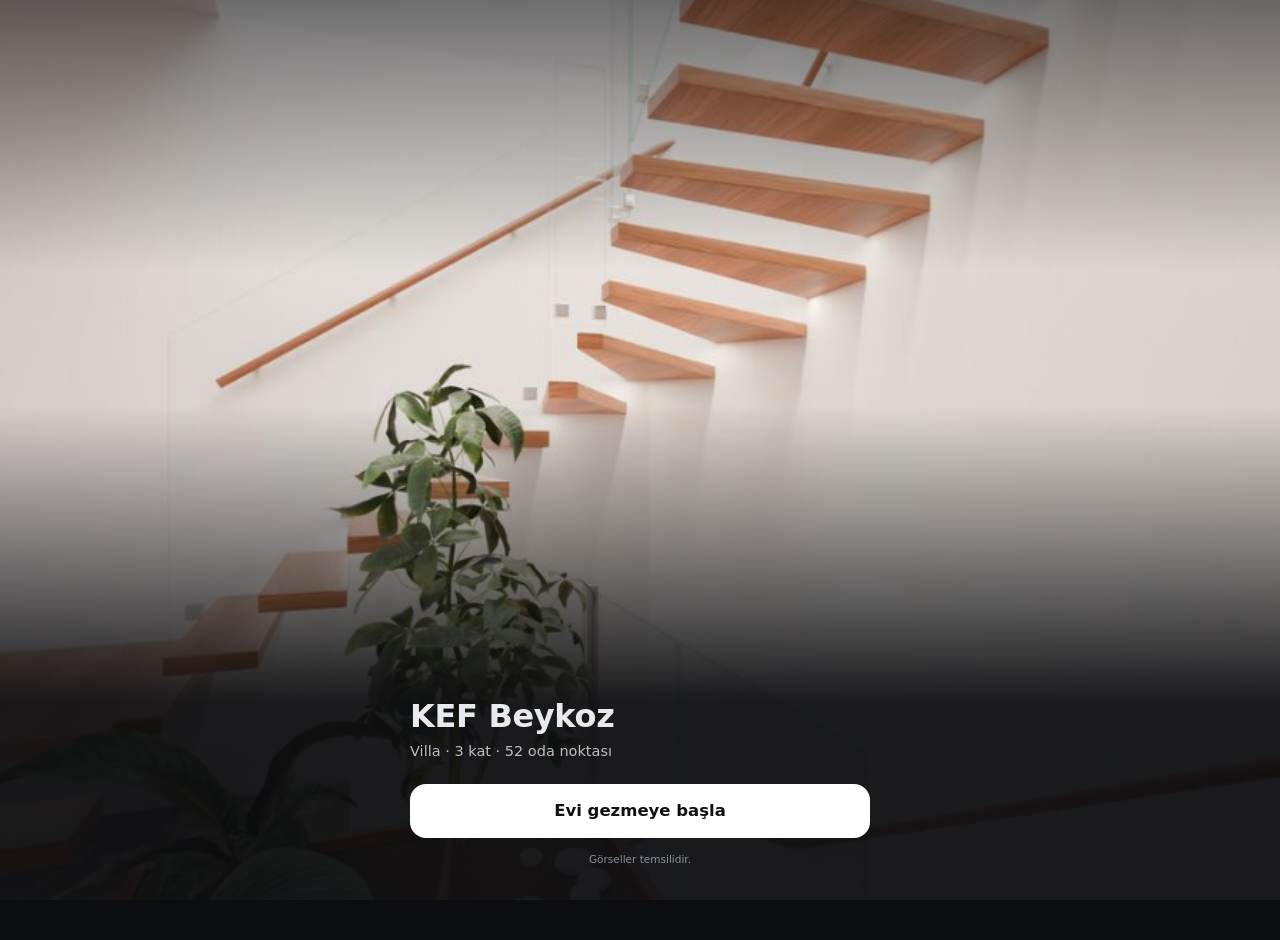
<file: index.html>
<!doctype html>
<html lang="tr">
<head>
<meta charset="utf-8">
<meta name="viewport" content="width=device-width, initial-scale=1, maximum-scale=1, user-scalable=no, viewport-fit=cover">
<meta name="theme-color" content="#0b0d10">
<meta name="robots" content="noindex">
<title>KEF Beykoz – sanal tur</title>
<meta property="og:type" content="website">
<meta property="og:title" content="KEF Beykoz">
<meta property="og:description" content="Villa · 3 kat · 52 oda noktası">
<meta property="og:image" content="https://ufuksarpy-dot.github.io/kef-tur/img/og.jpg">
<meta property="og:image:width" content="1200"><meta property="og:image:height" content="630">
<meta property="og:url" content="https://ufuksarpy-dot.github.io/kef-tur/">
<meta name="twitter:card" content="summary_large_image">
<meta name="description" content="Villa · 3 kat · 52 oda noktası">
<link rel="stylesheet" href="stil.css">
</head>
<body>
<canvas id="c" aria-label="360 derece oda görüntüsü"></canvas>
<div id="halkalar"></div>
<div id="netlik"></div>

<div id="ust">
  <div id="oda"><b id="odaAd"></b><span id="katAd"></span></div>
  <div id="dugmeler">
    <button id="planDugme" class="yuv" type="button" aria-label="Kat planı"><svg viewBox="0 0 24 24"><path d="M3 6l6-2 6 2 6-2v14l-6 2-6-2-6 2z"/><path d="M9 4v14M15 6v14"/></svg></button>
    <button id="menuDugme" class="yuv" type="button" aria-label="Menü"><svg viewBox="0 0 24 24"><circle cx="5" cy="12" r="1.3"/><circle cx="12" cy="12" r="1.3"/><circle cx="19" cy="12" r="1.3"/></svg></button>
  </div>
</div>

<div id="durum" role="status"></div>
<div id="ipucu" hidden>Parmağını kaydır: <span>etrafa bak</span><br>Yerdeki halkaya dokun: <span>oraya yürü</span></div>

<div id="alt">
  <div id="serit">
    <button id="katDugme" class="katd" type="button" hidden></button>
    <div id="cipler"></div>
  </div>
  <div id="altsatir">
    <span id="not">Görseller temsilidir.</span>
    <a id="wa" target="_blank" rel="noopener" hidden><svg viewBox="0 0 24 24"><path d="M12 2a10 10 0 0 0-8.6 15.1L2 22l5-1.3A10 10 0 1 0 12 2zm5.3 14.1c-.2.6-1.3 1.2-1.8 1.2-.5.1-1 .2-3.3-.7-2.8-1.1-4.5-4-4.7-4.2-.1-.2-1.1-1.5-1.1-2.8s.7-2 1-2.3c.2-.3.5-.3.7-.3h.5c.2 0 .4 0 .6.5l.8 2c.1.2.1.4 0 .5l-.4.6-.4.4c-.1.1-.3.3-.1.6.2.3.8 1.3 1.7 2.1 1.2 1 2.1 1.4 2.4 1.5.3.1.5.1.6-.1l.9-1c.2-.3.4-.2.6-.1l1.9.9c.3.1.5.2.5.3.1.2.1.7-.1 1.2z"/></svg>Bilgi al</a>
  </div>
</div>
<div id="katMenu" hidden></div>

<div id="karartma"></div>
<section class="panel tam" id="p-plan" aria-hidden="true"><div class="tutac"><i></i></div><div class="icerik"></div></section>
<section class="panel" id="p-menu" aria-hidden="true"><div class="tutac"><i></i></div><div class="icerik"></div></section>
<section class="panel" id="p-bilgi" aria-hidden="true"><div class="tutac"><i></i></div><div class="icerik"></div></section>
<div id="bildirim" role="status"></div>

<div id="acilis">
  <picture><source media="(min-aspect-ratio: 1/1)" srcset="img/og.jpg"><img id="kapak" src="img/kapak.jpg" alt="" fetchpriority="high"></picture>
  <div class="karart"></div>
  <div id="logo" hidden><img id="logoImg" alt="" hidden><span id="logoAd"></span></div>
  <div class="metin">
    <h1 id="projeAd"></h1>
    <div id="projeAlt"></div>
    <button id="basla" class="buyuk" type="button">Evi gezmeye başla</button>
    <div class="not">Görseller temsilidir.</div>
  </div>
</div>
<script type="module" src="app.js"></script>
</body>
</html>
</file>
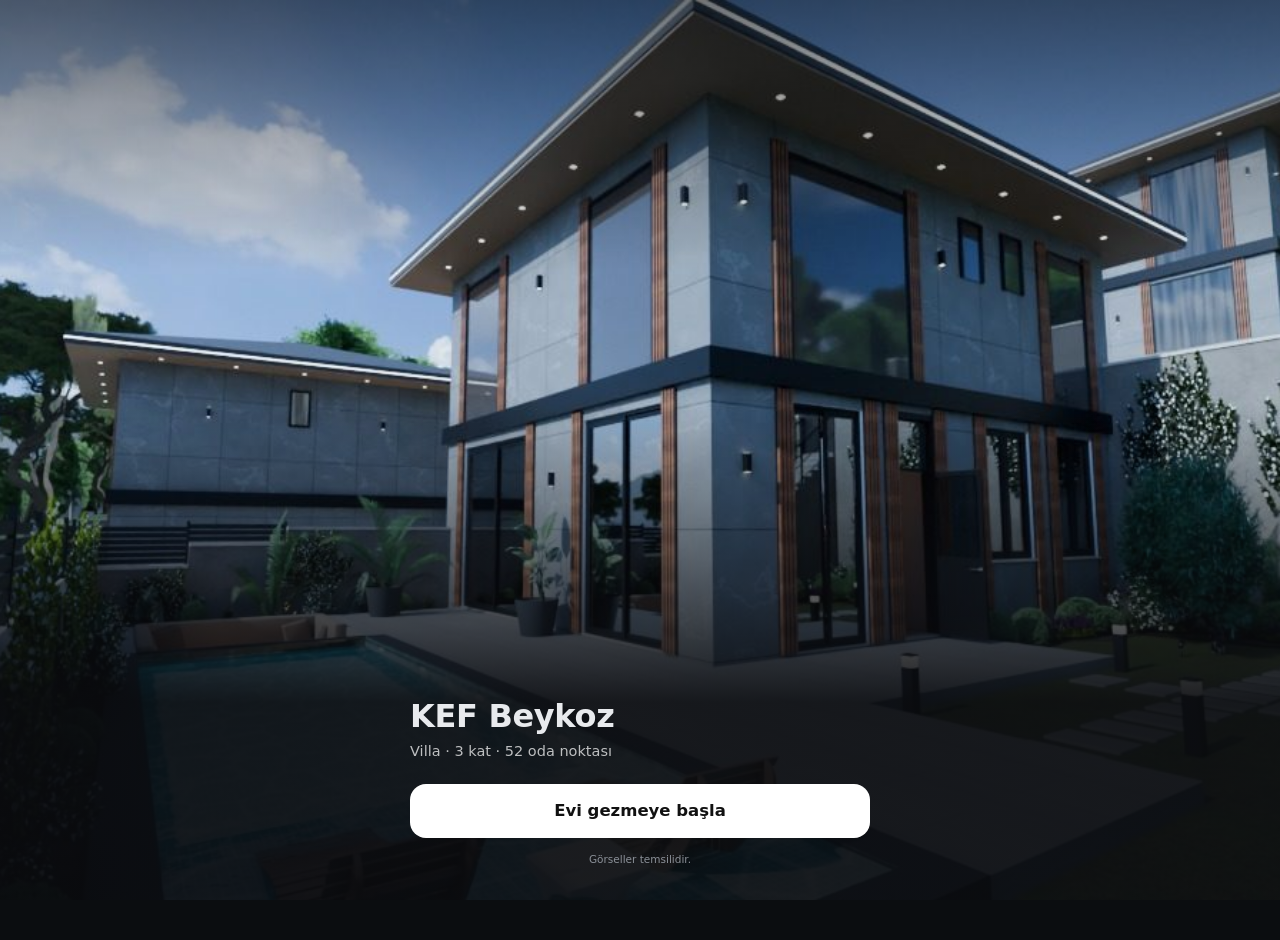
<file: v2/index.html>
<!doctype html>
<html lang="tr">
<head>
<meta charset="utf-8">
<meta name="viewport" content="width=device-width, initial-scale=1, maximum-scale=1, user-scalable=no, viewport-fit=cover">
<meta name="theme-color" content="#0b0d10">
<meta name="robots" content="noindex">
<title>KEF Beykoz – sanal tur</title>
<meta property="og:type" content="website">
<meta property="og:title" content="KEF Beykoz">
<meta property="og:description" content="Villa · 3 kat · 52 oda noktası">
<meta property="og:image" content="https://ufuksarpy-dot.github.io/kef-tur/v2/img/og.jpg">
<meta property="og:image:width" content="1200"><meta property="og:image:height" content="630">
<meta property="og:url" content="https://ufuksarpy-dot.github.io/kef-tur/v2/">
<meta name="twitter:card" content="summary_large_image">
<meta name="description" content="Villa · 3 kat · 52 oda noktası">
<link rel="stylesheet" href="stil.css">
</head>
<body>
<canvas id="c" aria-label="360 derece oda görüntüsü"></canvas>
<div id="halkalar"></div>
<div id="netlik"></div>

<div id="ust">
  <div id="oda"><b id="odaAd"></b><span id="katAd"></span></div>
  <div id="dugmeler">
    <button id="planDugme" class="yuv" type="button" aria-label="Kat planı"><svg viewBox="0 0 24 24"><path d="M3 6l6-2 6 2 6-2v14l-6 2-6-2-6 2z"/><path d="M9 4v14M15 6v14"/></svg></button>
    <button id="menuDugme" class="yuv" type="button" aria-label="Menü"><svg viewBox="0 0 24 24"><circle cx="5" cy="12" r="1.3"/><circle cx="12" cy="12" r="1.3"/><circle cx="19" cy="12" r="1.3"/></svg></button>
  </div>
</div>

<div id="durum" role="status"></div>
<div id="ipucu" hidden>Parmağını kaydır: <span>etrafa bak</span><br>Yerdeki halkaya dokun: <span>oraya yürü</span></div>

<div id="alt">
  <div id="serit">
    <button id="katDugme" class="katd" type="button" hidden></button>
    <div id="cipler"></div>
  </div>
  <div id="altsatir">
    <span id="not">Görseller temsilidir.</span>
    <a id="wa" target="_blank" rel="noopener" hidden><svg viewBox="0 0 24 24"><path d="M12 2a10 10 0 0 0-8.6 15.1L2 22l5-1.3A10 10 0 1 0 12 2zm5.3 14.1c-.2.6-1.3 1.2-1.8 1.2-.5.1-1 .2-3.3-.7-2.8-1.1-4.5-4-4.7-4.2-.1-.2-1.1-1.5-1.1-2.8s.7-2 1-2.3c.2-.3.5-.3.7-.3h.5c.2 0 .4 0 .6.5l.8 2c.1.2.1.4 0 .5l-.4.6-.4.4c-.1.1-.3.3-.1.6.2.3.8 1.3 1.7 2.1 1.2 1 2.1 1.4 2.4 1.5.3.1.5.1.6-.1l.9-1c.2-.3.4-.2.6-.1l1.9.9c.3.1.5.2.5.3.1.2.1.7-.1 1.2z"/></svg>Bilgi al</a>
  </div>
</div>
<div id="katMenu" hidden></div>

<div id="karartma"></div>
<section class="panel tam" id="p-plan" aria-hidden="true"><div class="tutac"><i></i></div><div class="icerik"></div></section>
<section class="panel" id="p-menu" aria-hidden="true"><div class="tutac"><i></i></div><div class="icerik"></div></section>
<section class="panel" id="p-bilgi" aria-hidden="true"><div class="tutac"><i></i></div><div class="icerik"></div></section>
<div id="bildirim" role="status"></div>

<div id="acilis">
  <picture><source media="(min-aspect-ratio: 1/1)" srcset="img/og.jpg"><img id="kapak" src="img/kapak.jpg" alt="" fetchpriority="high"></picture>
  <div class="karart"></div>
  <div id="logo" hidden><img id="logoImg" alt="" hidden><span id="logoAd"></span></div>
  <div class="metin">
    <h1 id="projeAd"></h1>
    <div id="projeAlt"></div>
    <button id="basla" class="buyuk" type="button">Evi gezmeye başla</button>
    <div class="not">Görseller temsilidir.</div>
  </div>
</div>
<script type="module" src="app.js"></script>
</body>
</html>
</file>
<file: stil.css>
:root { color-scheme: dark; --zemin:#0b0d10; --vurgu:#e0b07a; --wa:#25d366; --gri:#9aa0a8; --panel:#16181d; --kutu:#1f2228; --cizgi:#23262c; }
* { box-sizing: border-box; }
html, body {
  margin: 0; height: 100%; overflow: hidden; background: var(--zemin); color: #e8eaed;
  font: 14px/1.35 system-ui, -apple-system, "Segoe UI", Roboto, sans-serif;
  overscroll-behavior: none; -webkit-text-size-adjust: 100%; -webkit-tap-highlight-color: transparent;
}
body { position: fixed; inset: 0; overflow: clip; contain: paint; }
button, a, #oda, #alt, #ust, .panel, #acilis, #ipucu, #katMenu, #bildirim, .hk {
  user-select: none; -webkit-user-select: none; -webkit-touch-callout: none;
}
button { font: inherit; color: inherit; cursor: pointer; }
[hidden] { display: none !important; }
canvas {
  position: absolute; inset: 0; width: 100%; height: 100%; display: block;
  touch-action: none; user-select: none; -webkit-user-select: none; -webkit-touch-callout: none; outline: none; cursor: grab;
}
canvas:active { cursor: grabbing; }

/* ilerleme çizgisi */
#netlik { position: absolute; top: 0; left: 0; height: 3px; width: 100%; z-index: 4; pointer-events: none;
  background: linear-gradient(90deg, rgba(224,176,122,0), rgba(224,176,122,.95)); transform: scaleX(0); transform-origin: 0 50%; opacity: 0; transition: opacity .35s; }
#netlik.var { opacity: 1; }

/* üst */
#ust { position: absolute; top: 0; left: 0; right: 0; z-index: 2; pointer-events: none;
  padding: max(14px, env(safe-area-inset-top)) max(16px, env(safe-area-inset-right)) 0 max(16px, env(safe-area-inset-left));
  display: flex; justify-content: space-between; align-items: flex-start; gap: 8px; }
#oda { padding-top: 4px; min-width: 0; }
#oda b { display: block; font-size: 19px; font-weight: 600; text-shadow: 0 1px 8px rgba(0,0,0,.55); }
#oda span { font-size: 12.5px; color: rgba(255,255,255,.75); text-shadow: 0 1px 6px rgba(0,0,0,.6); }
#dugmeler { display: flex; gap: 8px; pointer-events: auto; flex: none; }
.yuv { width: 44px; height: 44px; border-radius: 50%; background: rgba(14,16,20,.55); border: 1px solid rgba(255,255,255,.16);
  display: inline-flex; align-items: center; justify-content: center; backdrop-filter: blur(6px); -webkit-backdrop-filter: blur(6px); padding: 0; }
.yuv:active { background: rgba(255,255,255,.2); }
.yuv svg { width: 20px; height: 20px; stroke: #fff; fill: none; stroke-width: 1.8; stroke-linecap: round; stroke-linejoin: round; }

#durum { position: absolute; left: 0; right: 0; top: 50%; transform: translateY(-50%); z-index: 1; text-align: center;
  color: rgba(255,255,255,.55); font-size: 13px; pointer-events: none; padding: 0 24px; }
#durum:empty { display: none; }

/* ipucu */
#ipucu { position: absolute; left: 50%; top: 47%; transform: translate(-50%,-50%); z-index: 3; pointer-events: none;
  background: rgba(12,14,18,.7); border-radius: 14px; padding: 12px 16px; font-size: 13.5px; line-height: 1.55; text-align: center;
  width: 250px; backdrop-filter: blur(6px); -webkit-backdrop-filter: blur(6px); animation: ip-gir .4s ease both; }
#ipucu span { color: rgba(255,255,255,.65); }
#ipucu.git { opacity: 0; transition: opacity .35s; }
@keyframes ip-gir { from { opacity: 0; } to { opacity: 1; } }

/* alt */
#alt { position: absolute; left: 0; right: 0; bottom: 0; z-index: 2; pointer-events: none;
  padding: 40px 0 max(18px, env(safe-area-inset-bottom)); background: linear-gradient(to top, rgba(8,9,12,.85), rgba(8,9,12,0)); }
#serit { display: flex; gap: 8px; align-items: center; pointer-events: none; max-width: 760px; margin: 0 auto;
  padding: 0 max(16px, env(safe-area-inset-right)) 0 max(16px, env(safe-area-inset-left)); }
#serit > * { pointer-events: auto; }
.katd { flex: none; padding: 9px 12px; min-height: 40px; border-radius: 999px; background: transparent; border: 1px solid rgba(255,255,255,.28); font-size: 13px; color: #fff; }
.katd:active { background: rgba(255,255,255,.15); }
#cipler { display: flex; gap: 6px; overflow-x: auto; overflow-y: hidden; flex: 1; min-width: 0; scrollbar-width: none; overscroll-behavior-x: contain; -webkit-overflow-scrolling: touch; }
#cipler::-webkit-scrollbar { display: none; }
#cipler button { flex: none; background: transparent; border: 0; border-radius: 999px; padding: 10px 15px; min-height: 40px; font-size: 14px; color: rgba(255,255,255,.65); white-space: nowrap; }
#cipler button.aktif { background: rgba(255,255,255,.17); color: #fff; }
#altsatir { display: flex; justify-content: space-between; align-items: center; max-width: 760px; margin: 0 auto;
  padding: 10px max(16px, env(safe-area-inset-right)) 0 max(16px, env(safe-area-inset-left)); }
#not { font-size: 10.5px; color: #8b9098; }
#wa { pointer-events: auto; display: inline-flex; align-items: center; gap: 7px; background: var(--wa); color: #04210f; font-weight: 600; font-size: 13.5px;
  padding: 10px 15px; border-radius: 999px; text-decoration: none; min-height: 40px; }
#wa svg { width: 16px; height: 16px; fill: #04210f; }
#katMenu { position: absolute; left: max(16px, env(safe-area-inset-left)); bottom: calc(max(18px, env(safe-area-inset-bottom)) + 100px); z-index: 5;
  background: #1d2026; border: 1px solid rgba(255,255,255,.14); border-radius: 14px; padding: 4px; min-width: 150px; box-shadow: 0 10px 30px rgba(0,0,0,.5); }
#katMenu button { display: block; width: 100%; text-align: left; background: transparent; border: 0; padding: 12px 14px; border-radius: 10px; font-size: 15px; color: #e8eaed; }
#katMenu button.aktif { background: rgba(255,255,255,.12); }

/* zemin halkaları */
#halkalar { position: absolute; inset: 0; z-index: 1; pointer-events: none; overflow: hidden; }
.hk { position: absolute; left: 0; top: 0; width: 0; height: 0; will-change: transform; }
.hk-halka { position: absolute; left: -37px; top: -25px; width: 74px; height: 50px; border-radius: 50%;
  border: 2.5px solid rgba(255,255,255,.9); background: rgba(255,255,255,.12); box-shadow: 0 0 0 1px rgba(0,0,0,.25); animation: hk-nabiz 2.2s ease-in-out infinite; }
.hk-et { position: absolute; left: 0; bottom: 33px; transform: translateX(-50%); white-space: nowrap; font-size: 12.5px; line-height: 1.2; color: #fff;
  padding: 4px 10px; border-radius: 999px; background: rgba(12,14,18,.62); text-shadow: 0 1px 3px rgba(0,0,0,.6); }
@keyframes hk-nabiz { 0%, 100% { transform: scale(1); opacity: .85; } 50% { transform: scale(1.06); opacity: 1; } }

/* paneller */
#karartma { position: absolute; inset: 0; z-index: 6; background: rgba(0,0,0,.45); opacity: 0; pointer-events: none; transition: opacity .25s; }
#karartma.acik { opacity: 1; pointer-events: auto; }
.panel { position: absolute; left: 0; right: 0; bottom: 0; z-index: 7; margin: 0 auto; max-width: 520px; background: var(--panel);
  border-radius: 22px 22px 0 0; transform: translateY(105%); transition: transform .28s cubic-bezier(.2,.8,.2,1); visibility: hidden;
  padding: 0 18px max(26px, env(safe-area-inset-bottom)); max-height: 92vh; max-height: 92dvh; display: flex; flex-direction: column; }
.panel.acik { transform: none; visibility: visible; }
.panel:not(.acik) { transition: transform .28s cubic-bezier(.2,.8,.2,1), visibility 0s .28s; }
.tutac { flex: none; padding: 10px 0 12px; touch-action: none; cursor: grab; }
.tutac i { display: block; width: 38px; height: 5px; border-radius: 3px; background: #3a3e46; margin: 0 auto; }
.icerik { overflow-y: auto; overscroll-behavior: contain; -webkit-overflow-scrolling: touch; }

.sekme { display: flex; background: #22252b; border-radius: 12px; padding: 3px; margin-bottom: 14px; }
.sekme button { flex: 1; border: 0; background: transparent; padding: 10px 0; border-radius: 9px; color: var(--gri); font-size: 14px; }
.sekme button.aktif { background: #3a3e46; color: #fff; }
.plan { position: relative; border-radius: 12px; overflow: hidden; margin: 0 auto; touch-action: none;
  width: min(100%, calc((100vh - 230px) * var(--oran, 1))); width: min(100%, calc((100dvh - 230px) * var(--oran, 1))); aspect-ratio: var(--oran, 1); }
.plan > img { position: absolute; inset: 0; width: 100%; height: 100%; display: block; pointer-events: none; }
.nok { position: absolute; width: 44px; height: 44px; margin: -22px 0 0 -22px; padding: 0; border: 0; background: transparent; }
.nok i { position: absolute; left: 50%; top: 50%; width: 14px; height: 14px; margin: -7px 0 0 -7px; border-radius: 50%; background: #fff; border: 3px solid #1d2026; box-shadow: 0 1px 4px rgba(0,0,0,.4); }
.nok.dis i { border-style: dashed; }
.nok.ben i { width: 20px; height: 20px; margin: -10px 0 0 -10px; background: var(--vurgu); border-color: #fff; }
.nok span { position: absolute; left: 50%; top: calc(50% + 10px); transform: translateX(-50%); font-size: 10.5px; color: #1d2026; background: rgba(255,255,255,.88);
  padding: 1px 6px; border-radius: 6px; white-space: nowrap; pointer-events: none; }
.nok.dis span { top: 50%; left: calc(50% - 12px); transform: translate(-100%, -50%); }
.nok.ben span { top: auto; bottom: calc(50% + 14px); background: #1d2026; color: #fff; font-size: 11.5px; padding: 3px 8px; border-radius: 999px; }
.koni { position: absolute; width: 96px; height: 96px; margin: -48px 0 0 -48px; border-radius: 50%; pointer-events: none; }
.panelalt { font-size: 12.5px; color: var(--gri); margin-top: 12px; text-align: center; }

.satir { display: flex; align-items: center; gap: 14px; width: 100%; padding: 15px 4px; min-height: 52px; border: 0; border-bottom: 1px solid var(--cizgi); background: transparent;
  font-size: 15.5px; color: #e8eaed; text-align: left; text-decoration: none; }
.satir:last-of-type { border-bottom: 0; }
.satir:active { background: rgba(255,255,255,.05); }
.satir svg { width: 21px; height: 21px; stroke: #c9cdd3; fill: none; stroke-width: 1.7; stroke-linecap: round; stroke-linejoin: round; flex: none; }
.satir small { margin-left: auto; color: #7d838c; font-size: 13px; }
.surum { text-align: center; color: #6b7078; font-size: 11.5px; margin-top: 16px; }

.rakam { font-size: 44px; font-weight: 600; letter-spacing: -.02em; line-height: 1.05; }
.tek { color: var(--gri); font-size: 14px; margin: 4px 0 18px; }
.kutular { display: flex; gap: 8px; margin-bottom: 16px; }
.kutular button { flex: 1; text-align: left; background: var(--kutu); border: 1px solid transparent; border-radius: 12px; padding: 10px 11px; min-width: 0; }
.kutular button.aktif { border-color: rgba(224,176,122,.55); }
.kutular b { display: block; font-size: 19px; font-weight: 600; }
.kutular span { font-size: 12px; color: var(--gri); }
.odalar { font-size: 14px; color: #c9cdd3; }
.odalar div { display: flex; justify-content: space-between; padding: 9px 0; border-bottom: 1px solid var(--cizgi); }
.odalar div span:last-child { color: var(--gri); }

#bildirim { position: absolute; left: 50%; bottom: 96px; transform: translate(-50%, 10px); z-index: 9; background: rgba(32,35,41,.95); color: #fff; padding: 10px 16px;
  border-radius: 999px; font-size: 13.5px; opacity: 0; pointer-events: none; transition: opacity .25s, transform .25s; white-space: nowrap; }
#bildirim.var { opacity: 1; transform: translate(-50%, 0); }

/* açılış */
#acilis { position: absolute; inset: 0; z-index: 10; background: #0b0d10; transition: opacity .45s; }
#acilis.git { opacity: 0; pointer-events: none; }
#kapak { position: absolute; inset: 0; width: 100%; height: 100%; object-fit: cover; display: block; }
#acilis .karart { position: absolute; inset: 0; background: linear-gradient(to bottom, rgba(10,11,14,.55) 0%, rgba(10,11,14,0) 30%, rgba(10,11,14,0) 45%, rgba(10,11,14,.92) 78%); }
#logo { position: absolute; top: max(30px, calc(env(safe-area-inset-top) + 14px)); left: 24px; display: flex; align-items: center; gap: 10px; font-size: 13px; letter-spacing: .06em; color: rgba(255,255,255,.92); }
#logo img { height: 36px; max-width: 140px; object-fit: contain; display: block; }
#acilis .metin { position: absolute; left: 24px; right: 24px; bottom: max(34px, calc(env(safe-area-inset-bottom) + 20px)); max-width: 460px; margin: 0 auto; }
#projeAd { font-size: 32px; margin: 0; font-weight: 600; letter-spacing: -.01em; }
#projeAlt { color: rgba(255,255,255,.72); font-size: 14.5px; margin: 4px 0 22px; }
.buyuk { display: block; width: 100%; text-align: center; background: #fff; color: #111; font-weight: 600; font-size: 16.5px; padding: 16px; border: 0; border-radius: 16px; }
.buyuk:active { background: #e6e6e6; }
#acilis .not { text-align: center; margin-top: 14px; font-size: 10.5px; color: #8b9098; }

@media (min-width: 700px) {
  #oda b { font-size: 21px; }
  .panel { border-radius: 22px; bottom: 16px; }
}

/* başlık: sağdaki üç düğmenin altına taşmasın */
#oda { max-width: calc(100% - 170px); }

/* tam ekran kat planı */
.panel.tam { top: 0; margin: 0; max-width: none; max-height: none; height: 100%; border-radius: 0; padding: 0; background: #0d0f12;
  transform: none; opacity: 0; transition: opacity .2s, visibility 0s .2s; }
.panel.tam.acik { opacity: 1; transition: opacity .2s; }
.panel.tam .tutac { display: none; }
.panel.tam .icerik { flex: 1; min-height: 0; overflow: hidden; display: flex; flex-direction: column; }
.pt-ust { flex: none; display: flex; align-items: center; gap: 8px; padding: max(14px, env(safe-area-inset-top)) max(14px, env(safe-area-inset-right)) 0 max(14px, env(safe-area-inset-left)); }
.pt-sekme { display: flex; gap: 6px; flex: 1; min-width: 0; overflow-x: auto; scrollbar-width: none; }
.pt-sekme::-webkit-scrollbar { display: none; }
.pt-cip { flex: none; min-height: 38px; padding: 8px 13px; border-radius: 999px; background: rgba(255,255,255,.08); border: 1px solid rgba(255,255,255,.25);
  color: #fff; font-size: 13px; white-space: nowrap; }
.pt-cip.ak { background: #fff; color: #111; font-weight: 600; border-color: #fff; }
.pt-kapat { flex: none; width: 44px; height: 44px; border-radius: 50%; background: rgba(255,255,255,.1); border: 1px solid rgba(255,255,255,.2); padding: 0;
  display: inline-flex; align-items: center; justify-content: center; }
.pt-kapat svg { width: 20px; height: 20px; stroke: #fff; fill: none; stroke-width: 2; stroke-linecap: round; }
.pt-sat { flex: none; display: flex; justify-content: space-between; align-items: center; min-height: 44px; padding: 8px max(14px, env(safe-area-inset-right)) 0 max(14px, env(safe-area-inset-left)); }
.pt-sat .pt-kapat { margin-left: auto; }
.pt-alan { flex: 1; min-height: 0; position: relative; overflow: hidden; margin: 8px 8px 0; touch-action: none; user-select: none; -webkit-user-select: none; }
.pt-sahne { position: absolute; left: 0; top: 0; transform-origin: 0 0; border-radius: 6px; overflow: hidden; --z: 1; }
.pt-sahne > img { position: absolute; inset: 0; width: 100%; height: 100%; display: block; pointer-events: none; }
.pt-alanlar { position: absolute; inset: 0; width: 100%; height: 100%; }
.pt-alanlar polygon { fill: transparent; stroke: none; cursor: pointer; }
.pt-alanlar polygon:hover { fill: rgba(255,255,255,.07); }
.pt-et { position: absolute; transform: translate(-50%, -50%) scale(calc(1 / var(--z, 1))); text-align: center; color: #fff; pointer-events: none; white-space: nowrap;
  text-shadow: 0 1px 3px #000, 0 0 8px #000; line-height: 1.2; padding: 3px 8px; border-radius: 9px; background: rgba(13,15,18,.58); }
.pt-et b { display: block; font-size: 12.5px; }
.pt-et span { display: block; font-size: 11.5px; color: #e8eaed; }
.pt-et.iri b { font-size: 15px; }
.pt-et.soluk { opacity: .75; }
.pt-et.tikla { pointer-events: auto; cursor: pointer; }
.pt-nok { position: absolute; width: 44px; height: 44px; padding: 0; border: 0; background: transparent; transform: translate(-50%, -50%) scale(calc(1 / var(--z, 1))); }
.pt-nok i { position: absolute; left: 50%; top: 50%; width: 13px; height: 13px; margin: -6.5px 0 0 -6.5px; border-radius: 50%; background: #fff; border: 2px solid rgba(0,0,0,.55); }
.pt-nok.ben i { width: 20px; height: 20px; margin: -10px 0 0 -10px; background: #3fc1b0; border: 3px solid #fff; }
.pt-koni { position: absolute; width: 120px; height: 120px; border-radius: 50%; pointer-events: none;
  transform: translate(-50%, -50%) scale(calc(1 / var(--z, 1))) rotate(var(--yaw, 0deg)); }
.pt-alt { flex: none; padding: 10px 16px max(18px, env(safe-area-inset-bottom)); text-align: center; font-size: 12.5px; color: var(--gri); }
@media (min-width: 700px) {
  .panel.tam { bottom: 0; border-radius: 0; }
}
@media (min-width: 900px) {
  .pt-ust { justify-content: center; padding-right: 80px; padding-left: 80px; }
  .pt-sekme { flex: none; }
  .pt-sat { position: static; }
  .pt-sat .pt-kapat { position: absolute; top: 14px; right: 20px; }
  .pt-cip { font-size: 15px; padding: 8px 16px; }
  .pt-et b { font-size: 15px; } .pt-et span { font-size: 14px; } .pt-et.iri b { font-size: 18px; }
  .pt-nok i { width: 16px; height: 16px; margin: -8px 0 0 -8px; } .pt-nok.ben i { width: 22px; height: 22px; margin: -11px 0 0 -11px; }
}
</file>
<file: v2/stil.css>
:root { color-scheme: dark; --zemin:#0b0d10; --vurgu:#e0b07a; --wa:#25d366; --gri:#9aa0a8; --panel:#16181d; --kutu:#1f2228; --cizgi:#23262c; }
* { box-sizing: border-box; }
html, body {
  margin: 0; height: 100%; overflow: hidden; background: var(--zemin); color: #e8eaed;
  font: 14px/1.35 system-ui, -apple-system, "Segoe UI", Roboto, sans-serif;
  overscroll-behavior: none; -webkit-text-size-adjust: 100%; -webkit-tap-highlight-color: transparent;
}
body { position: fixed; inset: 0; overflow: clip; contain: paint; }
button, a, #oda, #alt, #ust, .panel, #acilis, #ipucu, #katMenu, #bildirim, .hk {
  user-select: none; -webkit-user-select: none; -webkit-touch-callout: none;
}
button { font: inherit; color: inherit; cursor: pointer; }
[hidden] { display: none !important; }
canvas {
  position: absolute; inset: 0; width: 100%; height: 100%; display: block;
  touch-action: none; user-select: none; -webkit-user-select: none; -webkit-touch-callout: none; outline: none; cursor: grab;
}
canvas:active { cursor: grabbing; }

/* ilerleme çizgisi */
#netlik { position: absolute; top: 0; left: 0; height: 3px; width: 100%; z-index: 4; pointer-events: none;
  background: linear-gradient(90deg, rgba(224,176,122,0), rgba(224,176,122,.95)); transform: scaleX(0); transform-origin: 0 50%; opacity: 0; transition: opacity .35s; }
#netlik.var { opacity: 1; }

/* üst */
#ust { position: absolute; top: 0; left: 0; right: 0; z-index: 2; pointer-events: none;
  padding: max(14px, env(safe-area-inset-top)) max(16px, env(safe-area-inset-right)) 0 max(16px, env(safe-area-inset-left));
  display: flex; justify-content: space-between; align-items: flex-start; gap: 8px; }
#oda { padding-top: 4px; min-width: 0; }
#oda b { display: block; font-size: 19px; font-weight: 600; text-shadow: 0 1px 8px rgba(0,0,0,.55); }
#oda span { font-size: 12.5px; color: rgba(255,255,255,.75); text-shadow: 0 1px 6px rgba(0,0,0,.6); }
#dugmeler { display: flex; gap: 8px; pointer-events: auto; flex: none; }
.yuv { width: 44px; height: 44px; border-radius: 50%; background: rgba(14,16,20,.55); border: 1px solid rgba(255,255,255,.16);
  display: inline-flex; align-items: center; justify-content: center; backdrop-filter: blur(6px); -webkit-backdrop-filter: blur(6px); padding: 0; }
.yuv:active { background: rgba(255,255,255,.2); }
.yuv svg { width: 20px; height: 20px; stroke: #fff; fill: none; stroke-width: 1.8; stroke-linecap: round; stroke-linejoin: round; }

#durum { position: absolute; left: 0; right: 0; top: 50%; transform: translateY(-50%); z-index: 1; text-align: center;
  color: rgba(255,255,255,.55); font-size: 13px; pointer-events: none; padding: 0 24px; }
#durum:empty { display: none; }

/* ipucu */
#ipucu { position: absolute; left: 50%; top: 47%; transform: translate(-50%,-50%); z-index: 3; pointer-events: none;
  background: rgba(12,14,18,.7); border-radius: 14px; padding: 12px 16px; font-size: 13.5px; line-height: 1.55; text-align: center;
  width: 250px; backdrop-filter: blur(6px); -webkit-backdrop-filter: blur(6px); animation: ip-gir .4s ease both; }
#ipucu span { color: rgba(255,255,255,.65); }
#ipucu.git { opacity: 0; transition: opacity .35s; }
@keyframes ip-gir { from { opacity: 0; } to { opacity: 1; } }

/* alt */
#alt { position: absolute; left: 0; right: 0; bottom: 0; z-index: 2; pointer-events: none;
  padding: 40px 0 max(18px, env(safe-area-inset-bottom)); background: linear-gradient(to top, rgba(8,9,12,.85), rgba(8,9,12,0)); }
#serit { display: flex; gap: 8px; align-items: center; pointer-events: none; max-width: 760px; margin: 0 auto;
  padding: 0 max(16px, env(safe-area-inset-right)) 0 max(16px, env(safe-area-inset-left)); }
#serit > * { pointer-events: auto; }
.katd { flex: none; padding: 9px 12px; min-height: 40px; border-radius: 999px; background: transparent; border: 1px solid rgba(255,255,255,.28); font-size: 13px; color: #fff; }
.katd:active { background: rgba(255,255,255,.15); }
#cipler { display: flex; gap: 6px; overflow-x: auto; overflow-y: hidden; flex: 1; min-width: 0; scrollbar-width: none; overscroll-behavior-x: contain; -webkit-overflow-scrolling: touch; }
#cipler::-webkit-scrollbar { display: none; }
#cipler button { flex: none; background: transparent; border: 0; border-radius: 999px; padding: 10px 15px; min-height: 40px; font-size: 14px; color: rgba(255,255,255,.65); white-space: nowrap; }
#cipler button.aktif { background: rgba(255,255,255,.17); color: #fff; }
#altsatir { display: flex; justify-content: space-between; align-items: center; max-width: 760px; margin: 0 auto;
  padding: 10px max(16px, env(safe-area-inset-right)) 0 max(16px, env(safe-area-inset-left)); }
#not { font-size: 10.5px; color: #8b9098; }
#wa { pointer-events: auto; display: inline-flex; align-items: center; gap: 7px; background: var(--wa); color: #04210f; font-weight: 600; font-size: 13.5px;
  padding: 10px 15px; border-radius: 999px; text-decoration: none; min-height: 40px; }
#wa svg { width: 16px; height: 16px; fill: #04210f; }
#katMenu { position: absolute; left: max(16px, env(safe-area-inset-left)); bottom: calc(max(18px, env(safe-area-inset-bottom)) + 100px); z-index: 5;
  background: #1d2026; border: 1px solid rgba(255,255,255,.14); border-radius: 14px; padding: 4px; min-width: 150px; box-shadow: 0 10px 30px rgba(0,0,0,.5); }
#katMenu button { display: block; width: 100%; text-align: left; background: transparent; border: 0; padding: 12px 14px; border-radius: 10px; font-size: 15px; color: #e8eaed; }
#katMenu button.aktif { background: rgba(255,255,255,.12); }

/* zemin halkaları */
#halkalar { position: absolute; inset: 0; z-index: 1; pointer-events: none; overflow: hidden; }
.hk { position: absolute; left: 0; top: 0; width: 0; height: 0; will-change: transform; }
.hk-halka { position: absolute; left: -37px; top: -25px; width: 74px; height: 50px; border-radius: 50%;
  border: 2.5px solid rgba(255,255,255,.9); background: rgba(255,255,255,.12); box-shadow: 0 0 0 1px rgba(0,0,0,.25); animation: hk-nabiz 2.2s ease-in-out infinite; }
.hk-et { position: absolute; left: 0; bottom: 33px; transform: translateX(-50%); white-space: nowrap; font-size: 12.5px; line-height: 1.2; color: #fff;
  padding: 4px 10px; border-radius: 999px; background: rgba(12,14,18,.62); text-shadow: 0 1px 3px rgba(0,0,0,.6); }
@keyframes hk-nabiz { 0%, 100% { transform: scale(1); opacity: .85; } 50% { transform: scale(1.06); opacity: 1; } }

/* paneller */
#karartma { position: absolute; inset: 0; z-index: 6; background: rgba(0,0,0,.45); opacity: 0; pointer-events: none; transition: opacity .25s; }
#karartma.acik { opacity: 1; pointer-events: auto; }
.panel { position: absolute; left: 0; right: 0; bottom: 0; z-index: 7; margin: 0 auto; max-width: 520px; background: var(--panel);
  border-radius: 22px 22px 0 0; transform: translateY(105%); transition: transform .28s cubic-bezier(.2,.8,.2,1); visibility: hidden;
  padding: 0 18px max(26px, env(safe-area-inset-bottom)); max-height: 92vh; max-height: 92dvh; display: flex; flex-direction: column; }
.panel.acik { transform: none; visibility: visible; }
.panel:not(.acik) { transition: transform .28s cubic-bezier(.2,.8,.2,1), visibility 0s .28s; }
.tutac { flex: none; padding: 10px 0 12px; touch-action: none; cursor: grab; }
.tutac i { display: block; width: 38px; height: 5px; border-radius: 3px; background: #3a3e46; margin: 0 auto; }
.icerik { overflow-y: auto; overscroll-behavior: contain; -webkit-overflow-scrolling: touch; }

.sekme { display: flex; background: #22252b; border-radius: 12px; padding: 3px; margin-bottom: 14px; }
.sekme button { flex: 1; border: 0; background: transparent; padding: 10px 0; border-radius: 9px; color: var(--gri); font-size: 14px; }
.sekme button.aktif { background: #3a3e46; color: #fff; }
.plan { position: relative; border-radius: 12px; overflow: hidden; margin: 0 auto; touch-action: none;
  width: min(100%, calc((100vh - 230px) * var(--oran, 1))); width: min(100%, calc((100dvh - 230px) * var(--oran, 1))); aspect-ratio: var(--oran, 1); }
.plan > img { position: absolute; inset: 0; width: 100%; height: 100%; display: block; pointer-events: none; }
.nok { position: absolute; width: 44px; height: 44px; margin: -22px 0 0 -22px; padding: 0; border: 0; background: transparent; }
.nok i { position: absolute; left: 50%; top: 50%; width: 14px; height: 14px; margin: -7px 0 0 -7px; border-radius: 50%; background: #fff; border: 3px solid #1d2026; box-shadow: 0 1px 4px rgba(0,0,0,.4); }
.nok.dis i { border-style: dashed; }
.nok.ben i { width: 20px; height: 20px; margin: -10px 0 0 -10px; background: var(--vurgu); border-color: #fff; }
.nok span { position: absolute; left: 50%; top: calc(50% + 10px); transform: translateX(-50%); font-size: 10.5px; color: #1d2026; background: rgba(255,255,255,.88);
  padding: 1px 6px; border-radius: 6px; white-space: nowrap; pointer-events: none; }
.nok.dis span { top: 50%; left: calc(50% - 12px); transform: translate(-100%, -50%); }
.nok.ben span { top: auto; bottom: calc(50% + 14px); background: #1d2026; color: #fff; font-size: 11.5px; padding: 3px 8px; border-radius: 999px; }
.koni { position: absolute; width: 96px; height: 96px; margin: -48px 0 0 -48px; border-radius: 50%; pointer-events: none; }
.panelalt { font-size: 12.5px; color: var(--gri); margin-top: 12px; text-align: center; }

.satir { display: flex; align-items: center; gap: 14px; width: 100%; padding: 15px 4px; min-height: 52px; border: 0; border-bottom: 1px solid var(--cizgi); background: transparent;
  font-size: 15.5px; color: #e8eaed; text-align: left; text-decoration: none; }
.satir:last-of-type { border-bottom: 0; }
.satir:active { background: rgba(255,255,255,.05); }
.satir svg { width: 21px; height: 21px; stroke: #c9cdd3; fill: none; stroke-width: 1.7; stroke-linecap: round; stroke-linejoin: round; flex: none; }
.satir small { margin-left: auto; color: #7d838c; font-size: 13px; }
.surum { text-align: center; color: #6b7078; font-size: 11.5px; margin-top: 16px; }

.rakam { font-size: 44px; font-weight: 600; letter-spacing: -.02em; line-height: 1.05; }
.tek { color: var(--gri); font-size: 14px; margin: 4px 0 18px; }
.kutular { display: flex; gap: 8px; margin-bottom: 16px; }
.kutular button { flex: 1; text-align: left; background: var(--kutu); border: 1px solid transparent; border-radius: 12px; padding: 10px 11px; min-width: 0; }
.kutular button.aktif { border-color: rgba(224,176,122,.55); }
.kutular b { display: block; font-size: 19px; font-weight: 600; }
.kutular span { font-size: 12px; color: var(--gri); }
.odalar { font-size: 14px; color: #c9cdd3; }
.odalar div { display: flex; justify-content: space-between; padding: 9px 0; border-bottom: 1px solid var(--cizgi); }
.odalar div span:last-child { color: var(--gri); }

#bildirim { position: absolute; left: 50%; bottom: 96px; transform: translate(-50%, 10px); z-index: 9; background: rgba(32,35,41,.95); color: #fff; padding: 10px 16px;
  border-radius: 999px; font-size: 13.5px; opacity: 0; pointer-events: none; transition: opacity .25s, transform .25s; white-space: nowrap; }
#bildirim.var { opacity: 1; transform: translate(-50%, 0); }

/* açılış */
#acilis { position: absolute; inset: 0; z-index: 10; background: #0b0d10; transition: opacity .45s; }
#acilis.git { opacity: 0; pointer-events: none; }
#kapak { position: absolute; inset: 0; width: 100%; height: 100%; object-fit: cover; display: block; }
#acilis .karart { position: absolute; inset: 0; background: linear-gradient(to bottom, rgba(10,11,14,.55) 0%, rgba(10,11,14,0) 30%, rgba(10,11,14,0) 45%, rgba(10,11,14,.92) 78%); }
#logo { position: absolute; top: max(30px, calc(env(safe-area-inset-top) + 14px)); left: 24px; display: flex; align-items: center; gap: 10px; font-size: 13px; letter-spacing: .06em; color: rgba(255,255,255,.92); }
#logo img { height: 36px; max-width: 140px; object-fit: contain; display: block; }
#acilis .metin { position: absolute; left: 24px; right: 24px; bottom: max(34px, calc(env(safe-area-inset-bottom) + 20px)); max-width: 460px; margin: 0 auto; }
#projeAd { font-size: 32px; margin: 0; font-weight: 600; letter-spacing: -.01em; }
#projeAlt { color: rgba(255,255,255,.72); font-size: 14.5px; margin: 4px 0 22px; }
.buyuk { display: block; width: 100%; text-align: center; background: #fff; color: #111; font-weight: 600; font-size: 16.5px; padding: 16px; border: 0; border-radius: 16px; }
.buyuk:active { background: #e6e6e6; }
#acilis .not { text-align: center; margin-top: 14px; font-size: 10.5px; color: #8b9098; }

@media (min-width: 700px) {
  #oda b { font-size: 21px; }
  .panel { border-radius: 22px; bottom: 16px; }
}

/* başlık: sağdaki üç düğmenin altına taşmasın */
#oda { max-width: calc(100% - 170px); }

/* tam ekran kat planı */
.panel.tam { top: 0; margin: 0; max-width: none; max-height: none; height: 100%; border-radius: 0; padding: 0; background: #0d0f12;
  transform: none; opacity: 0; transition: opacity .2s, visibility 0s .2s; }
.panel.tam.acik { opacity: 1; transition: opacity .2s; }
.panel.tam .tutac { display: none; }
.panel.tam .icerik { flex: 1; min-height: 0; overflow: hidden; display: flex; flex-direction: column; }
.pt-ust { flex: none; display: flex; align-items: center; gap: 8px; padding: max(14px, env(safe-area-inset-top)) max(14px, env(safe-area-inset-right)) 0 max(14px, env(safe-area-inset-left)); }
.pt-sekme { display: flex; gap: 6px; flex: 1; min-width: 0; overflow-x: auto; scrollbar-width: none; }
.pt-sekme::-webkit-scrollbar { display: none; }
.pt-cip { flex: none; min-height: 38px; padding: 8px 13px; border-radius: 999px; background: rgba(255,255,255,.08); border: 1px solid rgba(255,255,255,.25);
  color: #fff; font-size: 13px; white-space: nowrap; }
.pt-cip.ak { background: #fff; color: #111; font-weight: 600; border-color: #fff; }
.pt-kapat { flex: none; width: 44px; height: 44px; border-radius: 50%; background: rgba(255,255,255,.1); border: 1px solid rgba(255,255,255,.2); padding: 0;
  display: inline-flex; align-items: center; justify-content: center; }
.pt-kapat svg { width: 20px; height: 20px; stroke: #fff; fill: none; stroke-width: 2; stroke-linecap: round; }
.pt-sat { flex: none; display: flex; justify-content: space-between; align-items: center; min-height: 44px; padding: 8px max(14px, env(safe-area-inset-right)) 0 max(14px, env(safe-area-inset-left)); }
.pt-sat .pt-kapat { margin-left: auto; }
.pt-alan { flex: 1; min-height: 0; position: relative; overflow: hidden; margin: 8px 8px 0; touch-action: none; user-select: none; -webkit-user-select: none; }
.pt-sahne { position: absolute; left: 0; top: 0; transform-origin: 0 0; border-radius: 6px; overflow: hidden; --z: 1; }
.pt-sahne > img { position: absolute; inset: 0; width: 100%; height: 100%; display: block; pointer-events: none; }
.pt-alanlar { position: absolute; inset: 0; width: 100%; height: 100%; }
.pt-alanlar polygon { fill: transparent; stroke: none; cursor: pointer; }
.pt-alanlar polygon:hover { fill: rgba(255,255,255,.07); }
.pt-et { position: absolute; transform: translate(-50%, -50%) scale(calc(1 / var(--z, 1))); text-align: center; color: #fff; pointer-events: none; white-space: nowrap;
  text-shadow: 0 1px 3px #000, 0 0 8px #000; line-height: 1.2; padding: 3px 8px; border-radius: 9px; background: rgba(13,15,18,.58); }
.pt-et b { display: block; font-size: 12.5px; }
.pt-et span { display: block; font-size: 11.5px; color: #e8eaed; }
.pt-et.iri b { font-size: 15px; }
.pt-et.soluk { opacity: .75; }
.pt-et.tikla { pointer-events: auto; cursor: pointer; }
.pt-nok { position: absolute; width: 44px; height: 44px; padding: 0; border: 0; background: transparent; transform: translate(-50%, -50%) scale(calc(1 / var(--z, 1))); }
.pt-nok i { position: absolute; left: 50%; top: 50%; width: 13px; height: 13px; margin: -6.5px 0 0 -6.5px; border-radius: 50%; background: #fff; border: 2px solid rgba(0,0,0,.55); }
.pt-nok.ben i { width: 20px; height: 20px; margin: -10px 0 0 -10px; background: #3fc1b0; border: 3px solid #fff; }
.pt-koni { position: absolute; width: 120px; height: 120px; border-radius: 50%; pointer-events: none;
  transform: translate(-50%, -50%) scale(calc(1 / var(--z, 1))) rotate(var(--yaw, 0deg)); }
.pt-alt { flex: none; padding: 10px 16px max(18px, env(safe-area-inset-bottom)); text-align: center; font-size: 12.5px; color: var(--gri); }
@media (min-width: 700px) {
  .panel.tam { bottom: 0; border-radius: 0; }
}
@media (min-width: 900px) {
  .pt-ust { justify-content: center; padding-right: 80px; padding-left: 80px; }
  .pt-sekme { flex: none; }
  .pt-sat { position: static; }
  .pt-sat .pt-kapat { position: absolute; top: 14px; right: 20px; }
  .pt-cip { font-size: 15px; padding: 8px 16px; }
  .pt-et b { font-size: 15px; } .pt-et span { font-size: 14px; } .pt-et.iri b { font-size: 18px; }
  .pt-nok i { width: 16px; height: 16px; margin: -8px 0 0 -8px; } .pt-nok.ben i { width: 22px; height: 22px; margin: -11px 0 0 -11px; }
}
</file>
